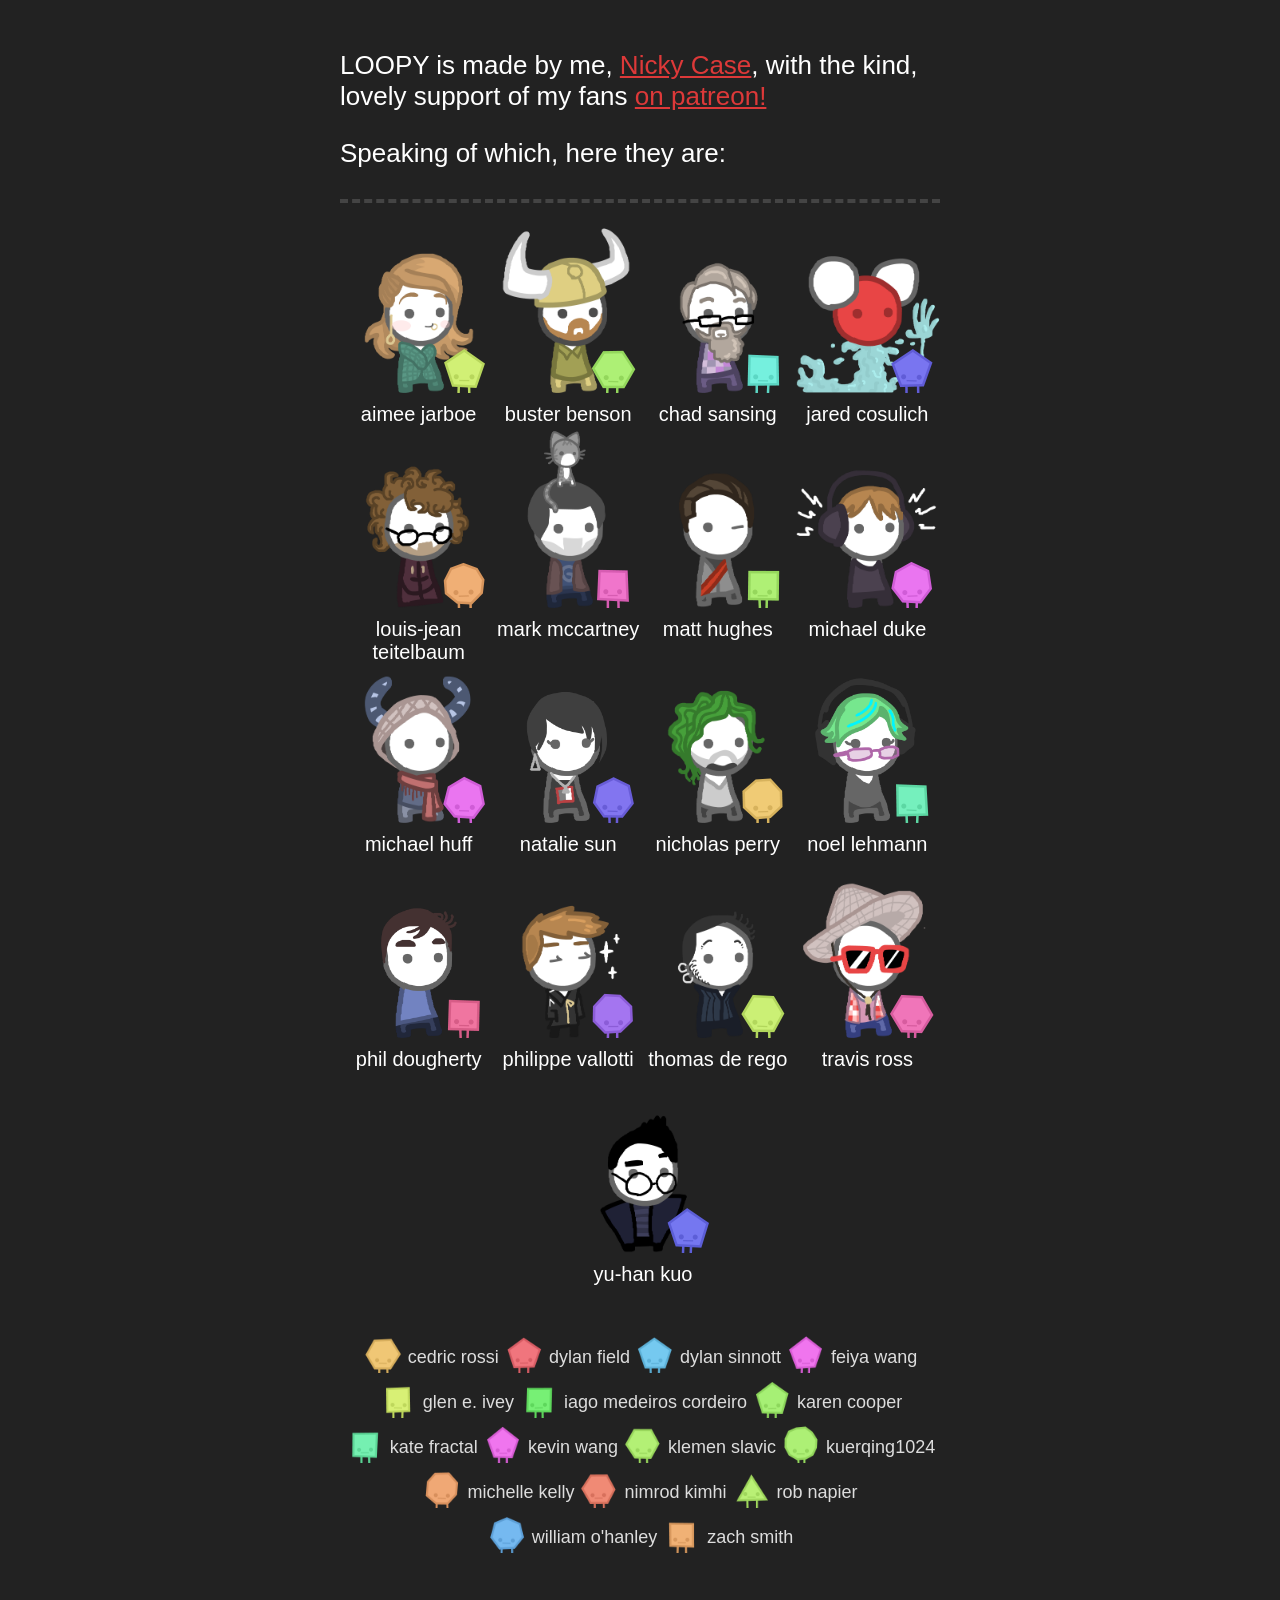
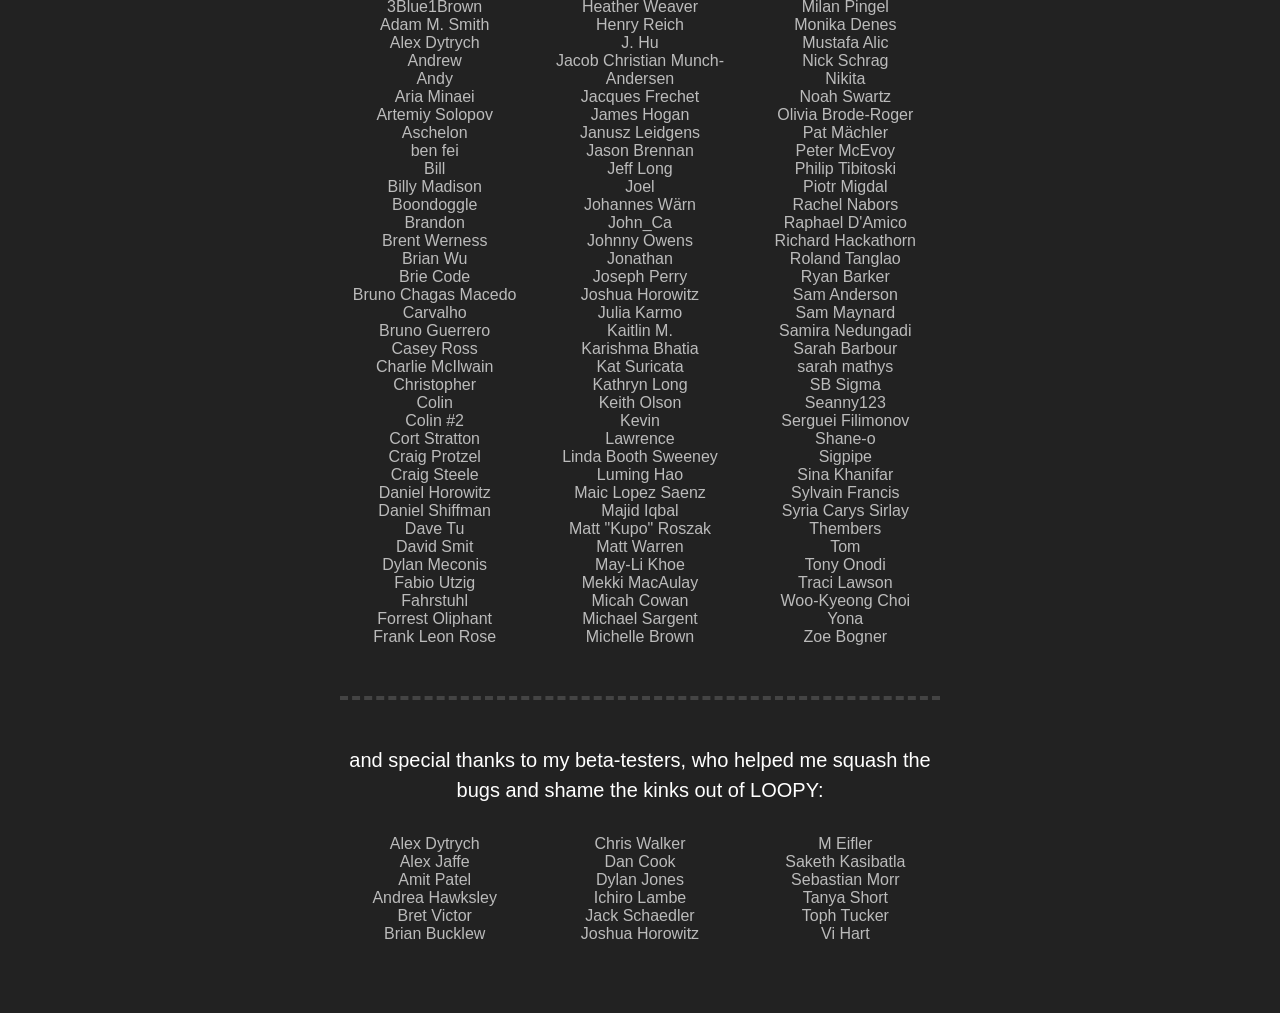
<file: pages/credits/index.html>
<!doctype html>
<html>
<head>

    <!-- META -->
	<title>LOOPY: Credits!</title>
    <meta content="text/html;charset=utf-8" http-equiv="Content-Type">
	<meta content="utf-8" http-equiv="encoding">
	<meta charset="utf-8">
	<link rel="icon" type="image/png" href="favicon.png">

	<!-- Styles -->
	<link href="../page.css" rel="stylesheet"/>

</head>
<body style="background:#222; overflow-y: scroll; overflow-x: hidden;">
	<div id="credits">

		<!-- Created by Nicky Case, & patreon link -->
		<div class="credit_intro">
			<p>
			LOOPY is made by me, <a target="_blank" href="http://ncase.me/">Nicky Case</a>,
			with the kind, lovely support of my fans <a target="_blank" href="https://www.patreon.com/ncase">on patreon!</a>
			</p>
			<p>
			Speaking of which, here they are:
			</p>
		</div>

		<hr>

		<!-- peep patreons -->
		<div class="credits_peeps">
			<div>
				<img src="peep/aimee.png"/>
				<img src="polygon/aimee.png"/>
				<span>Aimee Jarboe</span>
			</div>
			<div>
				<img src="peep/buster.png"/>
				<img src="polygon/buster.png"/>
				<span>Buster Benson</span>
			</div>
			<div>
				<img src="peep/chad.png"/>
				<img src="polygon/chad.png"/>
				<span>Chad Sansing</span>
			</div>
			<div>
				<img src="peep/jared.png"/>
				<img src="polygon/jared.png"/>
				<span>Jared Cosulich</span>
			</div>
			<div>
				<img src="peep/ljt.png"/>
				<img src="polygon/ljt.png"/>
				<span>Louis-Jean Teitelbaum</span>
			</div>
			<div>
				<img src="peep/mark.png"/>
				<img src="polygon/mark.png"/>
				<span>Mark McCartney</span>
			</div>
			<div>
				<img src="peep/matt.png"/>
				<img src="polygon/matt.png"/>
				<span>Matt Hughes</span>
			</div>
			<div>
				<img src="peep/michael_duke.png"/>
				<img src="polygon/michael_duke.png"/>
				<span>Michael Duke</span>
			</div>
			<div>
				<img src="peep/michael_huff.png"/>
				<img src="polygon/michael_huff.png"/>
				<span>Michael Huff</span>
			</div>
			<div>
				<img src="peep/natalie.png"/>
				<img src="polygon/natalie.png"/>
				<span>Natalie Sun</span>
			</div>
			<div>
				<img src="peep/nicholas.png"/>
				<img src="polygon/nicholas.png"/>
				<span>Nicholas Perry</span>
			</div>
			<div>
				<img src="peep/noel.png"/>
				<img src="polygon/noel.png"/>
				<span>Noel Lehmann</span>
			</div>
			<div>
				<img src="peep/phil.png"/>
				<img src="polygon/phil.png"/>
				<span>Phil Dougherty</span>
			</div>
			<div>
				<img src="peep/philippe.png"/>
				<img src="polygon/philippe.png"/>
				<span>Philippe Vallotti</span>
			</div>
			<div>
				<img src="peep/thomas.png"/>
				<img src="polygon/thomas.png"/>
				<span>Thomas de Rego</span>
			</div>
			<div>
				<img src="peep/travis.png"/>
				<img src="polygon/travis.png"/>
				<span>Travis Ross</span>
			</div>
			<div>
				<img src="peep/yu-han.png"/>
				<img src="polygon/yu-han.png"/>
				<span>Yu-Han Kuo</span>
			</div>
		</div>

		<!-- polygon patreons -->
		<div class="credits_polygons">
			<div>
				<img src="polygon/cedric.png"/>
				<span>Cedric Rossi</span>
			</div>
			<div>
				<img src="polygon/dylan.png"/>
				<span>Dylan Field</span>
			</div>
			<div>
				<img src="polygon/dylan_s.png"/>
				<span>Dylan Sinnott</span>
			</div>
			<div>
				<img src="polygon/feiya.png"/>
				<span>Feiya Wang</span>
			</div>
			<div>
				<img src="polygon/glen.png"/>
				<span>Glen E. Ivey</span>
			</div>
			<div>
				<img src="polygon/iago.png"/>
				<span>Iago Medeiros Cordeiro</span>
			</div>
			<div>
				<img src="polygon/karen.png"/>
				<span>Karen Cooper</span>
			</div>
			<div>
				<img src="polygon/kate.png"/>
				<span>Kate Fractal</span>
			</div>
			<div>
				<img src="polygon/kevin.png"/>
				<span>Kevin Wang</span>
			</div>
			<div>
				<img src="polygon/klemen.png"/>
				<span>Klemen Slavic</span>
			</div>
			<div>
				<img src="polygon/kuerqing1024.png"/>
				<span>kuerqing1024</span>
			</div>
			<div>
				<img src="polygon/michelle.png"/>
				<span>Michelle Kelly</span>
			</div>
			<div>
				<img src="polygon/nimrod.png"/>
				<span>Nimrod Kimhi</span>
			</div>
			<div>
				<img src="polygon/rob.png"/>
				<span>Rob Napier</span>
			</div>
			<div>
				<img src="polygon/william.png"/>
				<span>William O'Hanley</span>
			</div>
			<div>
				<img src="polygon/zach.png"/>
				<span>Zach Smith</span>
			</div>
		</div>
		
		<!-- name patreons -->
		<div class="credits_names">
			3Blue1Brown <br>
			Adam M. Smith<br>
			Alex Dytrych<br>
			Andrew <br>
			Andy <br>
			Aria Minaei<br>
			Artemiy Solopov<br>
			Aschelon <br>
			ben fei<br>
			Bill <br>
			Billy Madison<br>
			Boondoggle <br>
			Brandon <br>
			Brent Werness<br>
			Brian Wu<br>
			Brie Code<br>
			Bruno Chagas Macedo Carvalho<br>
			Bruno Guerrero<br>
			Casey Ross<br>
			Charlie McIlwain<br>
			Christopher <br>
			Colin <br>
			Colin #2<br>
			Cort Stratton<br>
			Craig Protzel<br>
			Craig Steele<br>
			Daniel Horowitz<br>
			Daniel Shiffman<br>
			Dave Tu<br>
			David Smit<br>
			Dylan Meconis<br>
			Fabio Utzig<br>
			Fahrstuhl <br>
			Forrest Oliphant<br>
			Frank Leon Rose<br>
			Heather Weaver<br>
			Henry Reich<br>
			J. Hu<br>
			Jacob Christian Munch-Andersen<br>
			Jacques Frechet<br>
			James Hogan<br>
			Janusz Leidgens<br>
			Jason Brennan<br>
			Jeff Long<br>
			Joel <br>
			Johannes Wärn<br>
			John_Ca <br>
			Johnny Owens<br>
			Jonathan <br>
			Joseph Perry<br>
			Joshua Horowitz<br>
			Julia Karmo<br>
			Kaitlin M.<br>
			Karishma Bhatia<br>
			Kat Suricata<br>
			Kathryn Long<br>
			Keith Olson<br>
			Kevin <br>
			Lawrence <br>
			Linda Booth Sweeney<br>
			Luming Hao<br>
			Maic Lopez Saenz<br>
			Majid Iqbal<br>
			Matt "Kupo" Roszak<br>
			Matt Warren<br>
			May-Li Khoe<br>
			Mekki MacAulay<br>
			Micah Cowan<br>
			Michael Sargent<br>
			Michelle Brown<br>
			Milan Pingel<br>
			Monika Denes<br>
			Mustafa Alic<br>
			Nick Schrag<br>
			Nikita <br>
			Noah Swartz<br>
			Olivia Brode-Roger<br>
			Pat Mächler<br>
			Peter McEvoy<br>
			Philip Tibitoski<br>
			Piotr Migdal<br>
			Rachel Nabors<br>
			Raphael D'Amico<br>
			Richard Hackathorn<br>
			Roland Tanglao<br>
			Ryan Barker<br>
			Sam Anderson<br>
			Sam Maynard<br>
			Samira Nedungadi<br>
			Sarah Barbour<br>
			sarah mathys<br>
			SB Sigma<br>
			Seanny123 <br>
			Serguei Filimonov<br>
			Shane-o <br>
			Sigpipe <br>
			Sina Khanifar<br>
			Sylvain Francis<br>
			Syria Carys Sirlay<br>
			Thembers <br>
			Tom <br>
			Tony Onodi<br>
			Traci Lawson<br>
			Woo-Kyeong Choi<br>
			Yona <br>
			Zoe Bogner
		</div>

		<hr>

		<!-- Playtesters -->
		<div>
			<p style="text-align:center; line-height:1.5em; margin-top:45px;">
				and special thanks to my beta-testers,
				who helped me squash the bugs and shame the kinks out of LOOPY:
			</p>
			<div class="credits_names">
				Alex Dytrych<br>
				Alex Jaffe<br>
				Amit Patel<br>
				Andrea Hawksley<br>
				Bret Victor<br>
				Brian Bucklew<br>
				Chris Walker<br>
				Dan Cook<br>
				Dylan Jones<br>
				Ichiro Lambe<br>
				Jack Schaedler<br>
				Joshua Horowitz<br>
				M Eifler<br>
				Saketh Kasibatla<br>
				Sebastian Morr<br>
				Tanya Short<br>
				Toph Tucker<br>
				Vi Hart
			</div>
		</div>

	</div>
</body>
</html>
</file>
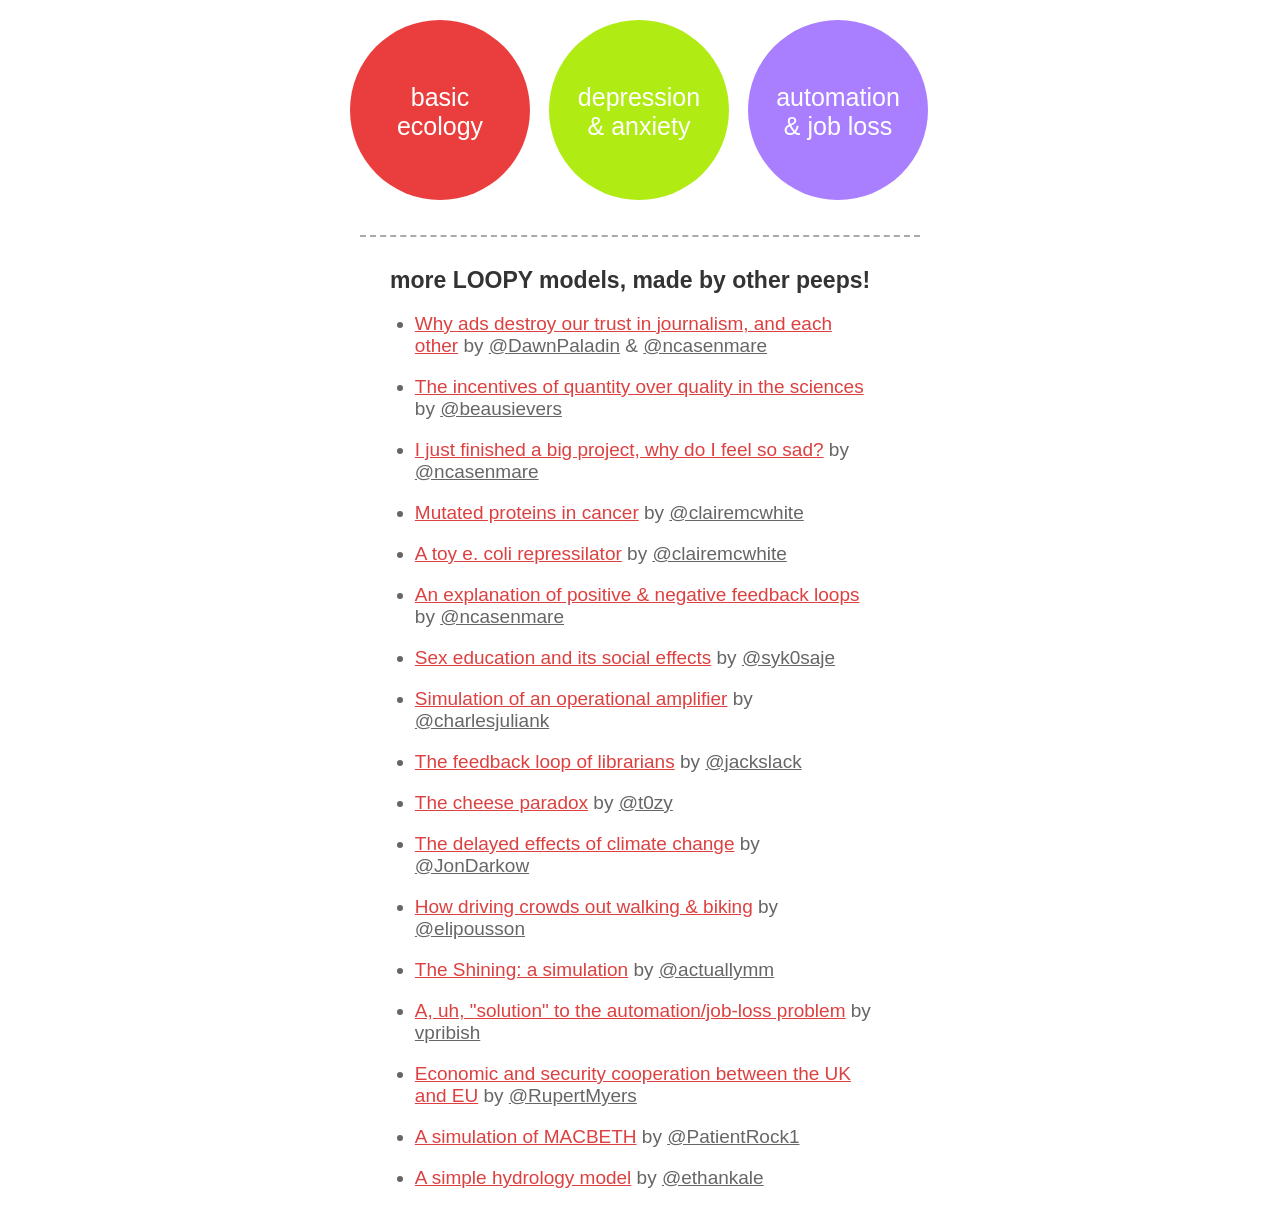
<file: pages/examples/index.html>
<!doctype html>
<html>
<head>

    <!-- META -->
    <title>LOOPY: Examples! (v2)</title>
    <meta content="text/html;charset=utf-8" http-equiv="Content-Type">
    <meta content="utf-8" http-equiv="encoding">
    <meta charset="utf-8">
    <link rel="icon" type="image/png" href="favicon.png">

    <!-- Styles -->
    <link href="../page.css" rel="stylesheet"/>

</head>
<body style='background:none;'>
    <div id="examples">
        <div style="overflow:hidden; padding: 20px;">
            <a class='example' target='_top' href="../../?data=[[[1,227,303,0.66,%22rabbits%22,0],[2,663,304,0.66,%22foxes%22,1]],[[2,1,153,-1,0],[1,2,160,1,0]],[[442,316,%22A%2520basic%2520ecological%250Afeedback%2520loop.%250A%250ATry%2520adding%2520extra%250Acreatures%2520to%2520this%250Aecosystem!%22],[442,109,%22more%2520rabbits%2520means%2520MORE%2520foxes%253A%250Ait's%2520a%2520positive%2520(%252B)%2520relationship%22],[451,513,%22more%2520foxes%2520means%2520FEWER%2520rabbits%253A%250Ait's%2520a%2520negative%2520(%25E2%2580%2593)%2520relationship%22],[754,455,%22*%2520P.S%253A%2520this%2520is%2520NOT%2520the%2520%250ALotka-Volterra%2520model.%250AIt's%2520just%2520an%2520oscillator.%250Aclose%2520enough!%22]],2%5D">
                <div style='background:#EA3E3E'>
                    <div>basic<br>ecology</div>
                </div>
            </a>
            <a class='example' target='_top' href="../../?data=[[[1,198,285,0,%22depression%22,0],[2,531,282,0,%22doing%2520things%22,4],[3,367,115,0,%22de-motivation%22,1],[4,702,116,0,%22fear%2520of%2520mistakes%22,1],[5,860,289,0,%22anxiety%22,0],[6,699,468,0,%22accepting%2520mistakes%22,4],[7,364,473,0,%22feeling%2520good%22,4]],[[2,7,59,1,0],[2,6,-61,1,0],[6,5,-59,-1,0],[5,4,-57,1,0],[4,2,-53,-1,0],[3,2,56,-1,0],[1,3,66,1,0],[7,1,63,-1,0]],[[365,296,%22a%2520possible%250Asystems-level%250Aexplanation%2520for%250Awhy%2520depression%2520%2526%250Aanxiety%2520are%2520not%2520just%250Aco-morbid%252C%2520but%250AMUTUALLY%2520SELF-%250AREINFORCING%22],[695,300,%22CHALLENGE%253A%250A%250Adraw%2520%2526%2520simulate%250Ayour%2520OWN%2520mental%250Afeedback%2520loops%22]],7]">
                <div style='background:#b1eb14'>
                    <div>depression<br>&amp; anxiety</div>
                </div>
            </a>
            <a class='example' target='_top' href="../../?data=[[[1,181,181,0,%22automation%22,0],[2,486,175,0,%22profits%22,0],[3,369,482,0,%22job%2520loss%22,4],[4,567,513,0,%22frustration%22,4],[5,752,432,0,%22political%2520unrest%22,4],[6,655,283,0,%22tax%2520revenue%22,3]],[[1,3,-88,1,0],[1,2,-150,1,0],[2,1,-137,1,0],[3,4,-27,1,0],[4,5,-32,1,0],[2,6,12,1,0]],[[331,197,%22vicious%2520cycle%250Aof%2520automation%250Aleads%2520to%2520short-%250Aterm%2520job%2520loss%252C%250Athen%2520frustration%252C%250Athen%2520political%250Aunrest%22],[733,143,%22CHALLENGE%253A%250Athink%2520up%2520and%2520model%2520your%250Aown%2520solutions%2520to%2520this%2520problem!%250A(hint%253A%2520what%2520tax-funded%2520programs%250Acould%2520mitigate%2520job%2520loss%2520due%2520to%250Aautomation%253F)%22],[489,383,%22%253F%253F%253F%2520what%2520goes%2520here%2520%253F%253F%253F%22]],6]">
                <div style='background:#A97FFF'>
                    <div>automation<br>&amp; job loss</div>
                </div>
            </a>
        </div>
        <hr>
        <div id="more_examples">
            <b style="font-size:23px">more LOOPY models, made by other peeps!</b>
            <ul>

<li>
<a target="_top" href="https://t.co/VPG9153B2T">Why ads destroy our trust in journalism, and each other</a>
by <a class="twitter" target="_blank" href="https://twitter.com/DawnPaladin">@DawnPaladin</a>
&amp; <a class="twitter" target="_blank" href="https://twitter.com/ncasenmare">@ncasenmare</a>
</li>
<li>
<a target="_top" href="http://bit.ly/2nwUu7E">The incentives of quantity over quality in the sciences</a>
by <a class="twitter" target="_blank" href="https://twitter.com/beausievers">@beausievers</a>
</li>
<li>
<a target="_top" href="https://t.co/QxRKsrm4C2">I just finished a big project, why do I feel so sad?</a>
by <a class="twitter" target="_blank" href="https://twitter.com/ncasenmare">@ncasenmare</a>
</li>
<li>
<a target="_top" href="http://bit.ly/2nUfLNn">Mutated proteins in cancer</a>
by <a class="twitter" target="_blank" href="https://twitter.com/clairemcwhite">@clairemcwhite</a>
</li>
<li>
<a target="_top" href="http://bit.ly/2nJrxK0">A toy e. coli repressilator</a>
by <a class="twitter" target="_blank" href="https://twitter.com/clairemcwhite">@clairemcwhite</a>
</li>
<li>
<a target="_top" href="http://bit.ly/2o0hqQV">An explanation of positive &amp; negative feedback loops</a>
by <a class="twitter" target="_blank" href="https://twitter.com/ncasenmare">@ncasenmare</a>
</li>
<li>
<a target="_top" href="https://t.co/dOWNTWvHcu">Sex education and its social effects</a>
by <a class="twitter" target="_blank" href="https://twitter.com/syk0saje">@syk0saje</a>
</li>
<li>
<a target="_top" href="https://t.co/AVO9wczz0F">Simulation of an operational amplifier</a>
by <a class="twitter" target="_blank" href="https://twitter.com/charlesjuliank">@charlesjuliank</a>
</li>
<li>
<a target="_top" href="https://t.co/xhYtI3V7LV">The feedback loop of librarians</a>
by <a class="twitter" target="_blank" href="https://twitter.com/jackslack">@jackslack</a>
</li>
<li>
<a target="_top" href="https://t.co/yBZwZYKWU3">The cheese paradox</a>
by <a class="twitter" target="_blank" href="https://twitter.com/t0zy">@t0zy</a>
</li>
<li>
<a target="_top" href="https://goo.gl/sJifyC">The delayed effects of climate change</a>
by <a class="twitter" target="_blank" href="https://twitter.com/JonDarkow">@JonDarkow</a>
</li>
<li>
<a target="_top" href="https://t.co/FbiPwb6WHh">How driving crowds out walking &amp; biking</a>
by <a class="twitter" target="_blank" href="https://twitter.com/elipousson">@elipousson</a>
</li>
<li>
<a target="_top" href="https://t.co/dOGejZhjai">The Shining: a simulation</a>
by <a class="twitter" target="_blank" href="https://twitter.com/actuallymm">@actuallymm</a>
</li>
<li>
<a target="_top" href="http://bit.ly/2nbHqX3">A, uh, "solution" to the automation/job-loss problem</a>
by <a class="twitter" target="_blank" href="https://news.ycombinator.com/user?id=vpribish">vpribish</a>
</li>
<li>
<a target="_top" href="https://t.co/l5JoBsEa5q">Economic and security cooperation between the UK and EU</a>
by <a class="twitter" target="_blank" href="https://twitter.com/RupertMyers">@RupertMyers</a>
</li>
<li>
<a target="_top" href="http://bit.ly/2o1n29U">A simulation of MACBETH</a>
by <a class="twitter" target="_blank" href="https://twitter.com/PatientRock1">@PatientRock1</a>
</li>
<li>
<a target="_top" href="https://t.co/m2eZpcYRPc">A simple hydrology model</a>
by <a class="twitter" target="_blank" href="https://twitter.com/ethankale">@ethankale</a>
</li>

            </ul>
        </div>
    </div>
</body>
</html>
</file>
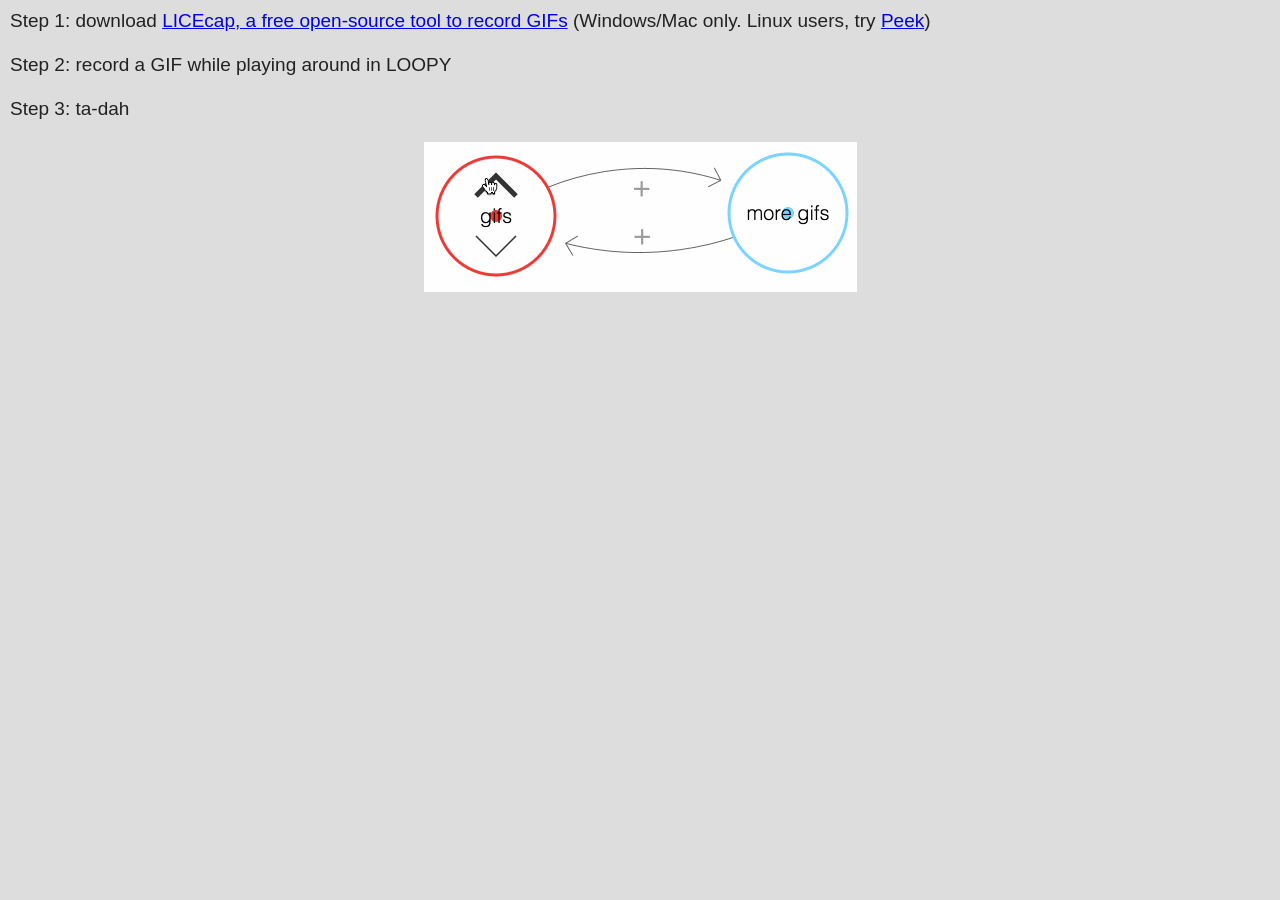
<file: pages/gif.html>
<!doctype html>
<html>
<head>
    <meta charset="utf-8">
    <meta http-equiv="x-ua-compatible" content="ie=edge">
	<link href="page.css" rel="stylesheet"/>
</head>
<body style="margin:10px">
	Step 1: download <a target="_blank" href="http://www.cockos.com/licecap/">LICEcap,
	a free open-source tool to record GIFs</a> (Windows/Mac only. Linux users, try
	<a target="_blank" href="https://github.com/phw/peek/releases">Peek</a>)
	<br><br>
	Step 2: record a GIF while playing around in LOOPY
	<br><br>
	Step 3: ta-dah
	<br><br>
	<div style="text-align:center">
		<img src="gifs.gif"/>
	</div>
</body>
</html>
</file>
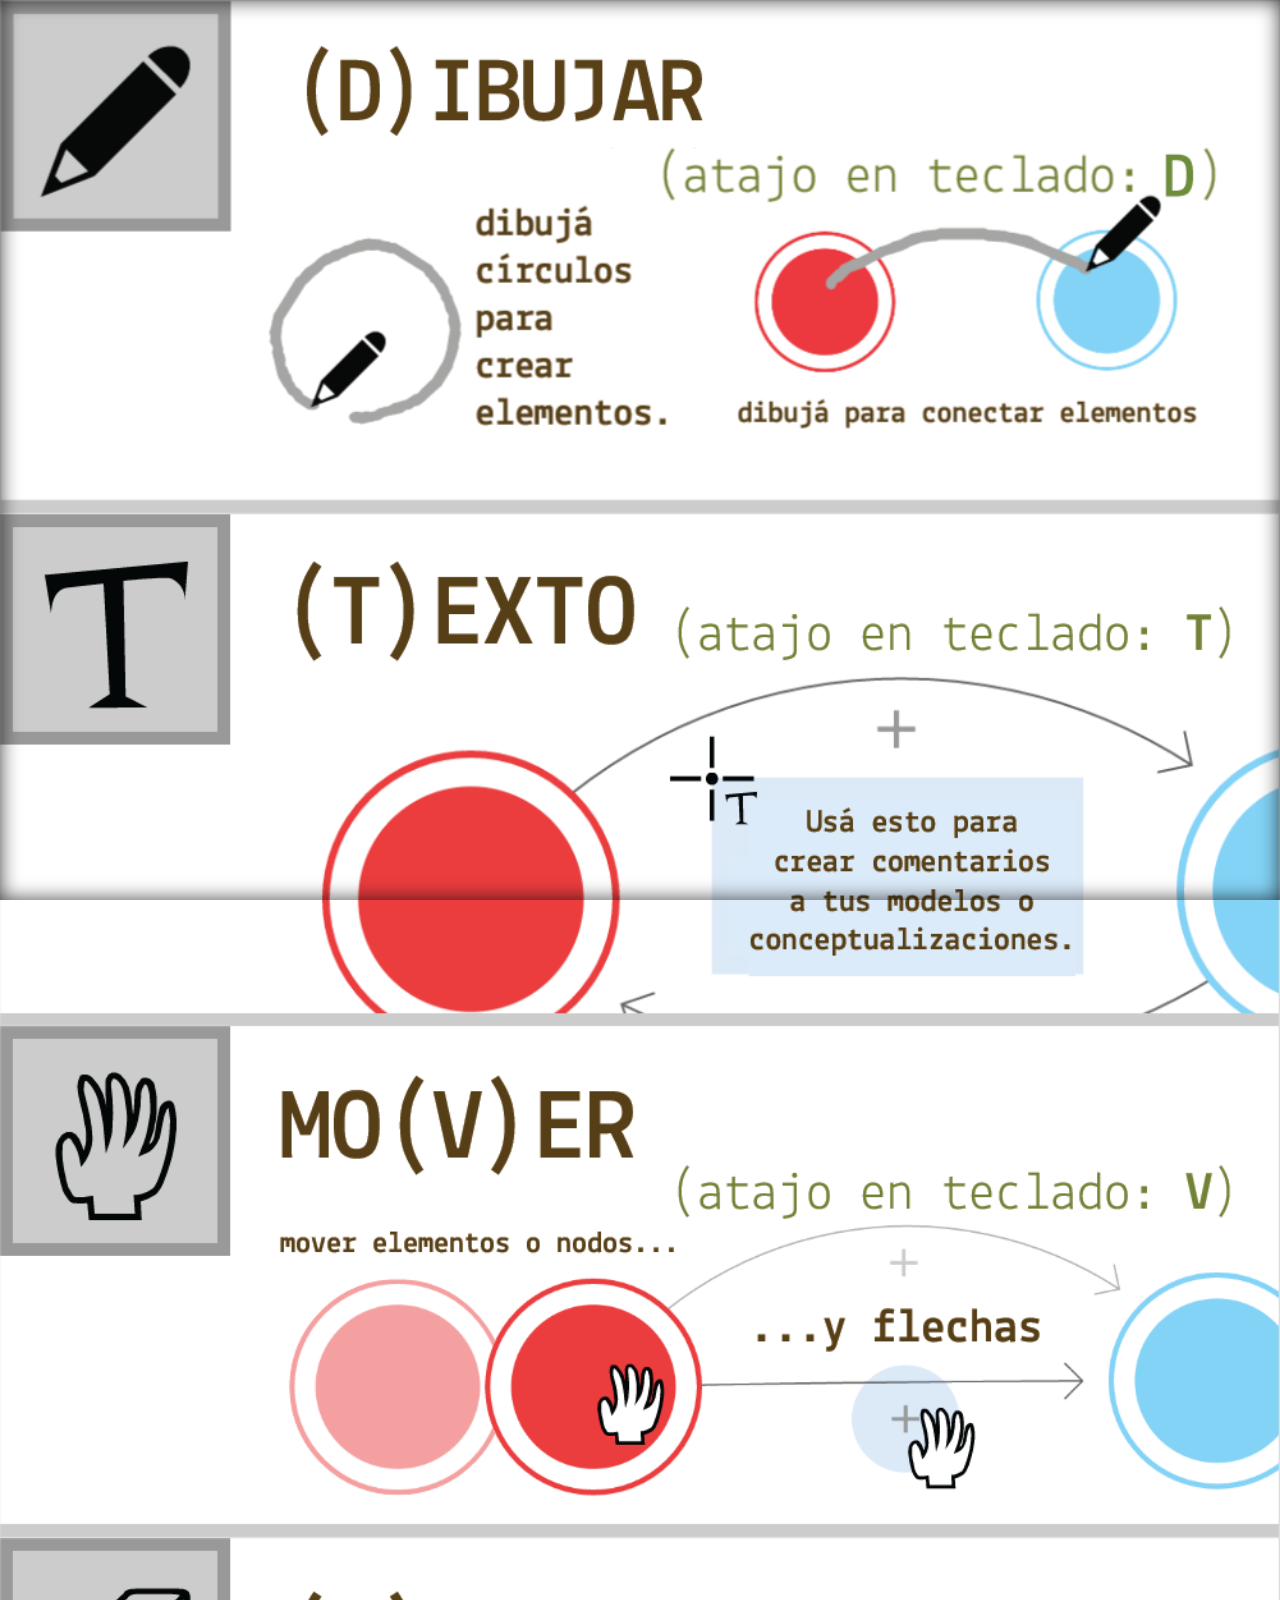
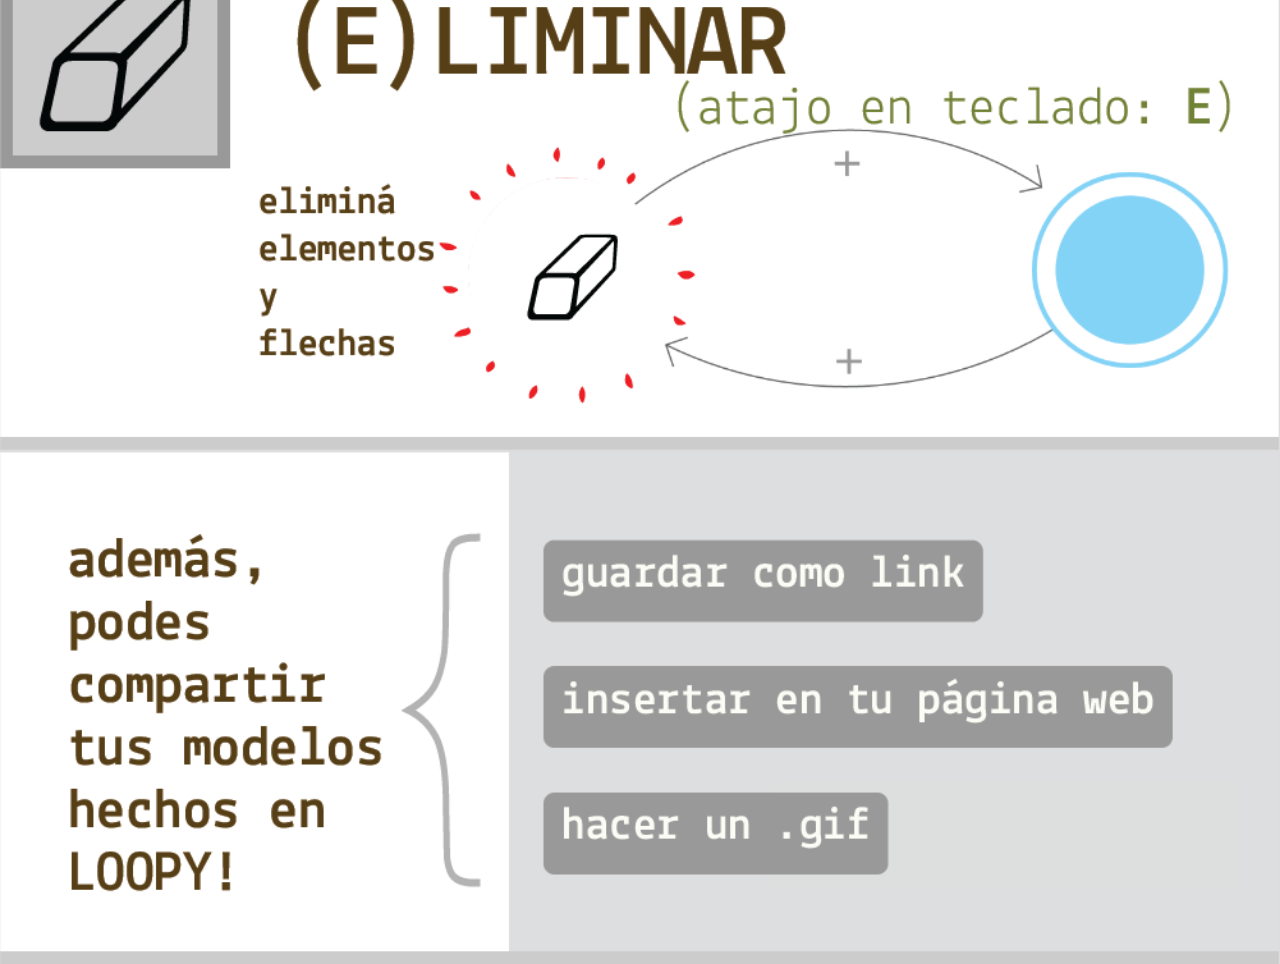
<file: pages/howto.html>
<!doctype html>
<html>
<head>
    <meta charset="utf-8">
    <meta http-equiv="x-ua-compatible" content="ie=edge">
	<link href="page.css" rel="stylesheet"/>
</head>
<body style="overflow-y: scroll; overflow-x: hidden;">
	<img class="full" src="howto/1.png"/>
	<img class="full" src="howto/2.png" loading="lazy"/>
	<img class="full" src="howto/3.png" loading="lazy"/>
	<img class="full" src="howto/4.png" loading="lazy"/>
	<img class="full" src="howto/5.png" loading="lazy"/>
	<div class="shadow"></div>
</body>
</html>
</file>
<file: pages/page.css>
body{
	background: #ddd;
	font-family: Helvetica, Arial, sans-serif;
	font-weight: 100;
	font-size: 19px;
	color: #222;
	margin: 0;
}
.full{
	width:100%;
	margin: 0;
	display: block;
}
.shadow{
	width:100%; height: 100%;
	position: fixed;
	top:0; left:0;
	box-shadow: inset 0 0 20px rgba(0,0,0,0.75);
}

/********************************/
/********************************/

#examples{
	width: 620px;
	margin:0 auto;
	overflow: hidden;
}

#examples hr{
	border:none;
	border-bottom: 2px dashed #aaa;
	width: 560px;
	margin: 0 auto;
	margin-top: 15px;
}

#more_examples{
	color: #333;
	width: 500px;
	margin: 30px auto;
}
#more_examples li{
	color: #666;
	margin-bottom: 1em;
	position: relative;
    left: -0.8em;
}
#more_examples li a{
	color: #dd4040;
}
#more_examples li a:hover{
	color: #ee6060;
}
#more_examples li a.twitter{
	color: inherit;
}

.example{
	display: block;
	float: left;
	width: 180px;
	height: 180px;

	cursor: pointer;
	transform: scale(1);
	transition: all 0.2s ease-in-out;
}
.example:hover{
	transform: scale(1.1);
}
.example > div{
	width: 180px;
	height: 180px;
	background: #888;
	border-radius: 100px;
	float: left;
	position: relative;
}
.example > div > div{
	font-size: 25px;
	color: #fff;
	width: 150px;
    height: 55px;
	position: absolute;
	top:0; left:0; right:0; bottom:0;
	margin: auto;
	text-align: center;
}
.example:nth-child(n+2){
	margin-left: 19px;
}

/********************************/
/********************************/

#credits{
	width: 600px;
	margin: 50px auto;
	font-weight: 100;
	color: #fff;
	font-size: 20px;
}

.credit_intro{
	font-size: 26px;
}
.credit_intro a{
	color: #dd3939;
}
.credit_intro a:hover{
	color: #ee6060;
}

#credits hr{
	border:none;
	border-bottom: 4px dashed #444;
	margin-top: 30px;
}

.credits_peeps{
	overflow: hidden;
	padding-bottom: 20px;
	text-align: center;
}
.credits_peeps > div{
	position: relative;
	width: 150px;
	height: 210px;
	text-align: center;
	display: inline-block;
	margin-right: -6px;
}
.credits_peeps > div > img:nth-child(1){
	position: absolute;
	left: 0;
	width: 150px;
	bottom: 30px;
}
.credits_peeps > div > img:nth-child(2){
	position: absolute;
	width: 50px;
	right: 5px;
	bottom: 30px;
}
.credits_peeps > div > span{
	display: block;
	position: absolute;
	bottom:0;
	width: 150px;
	height: 20px;
	text-transform: lowercase;
}

.credits_polygons{
	margin-top: 15px;
	overflow: hidden;
	color: #ddd;
	font-size: 18px;
	padding-bottom: 20px;
	text-align: center;
}
.credits_polygons > div{
	display: inline-block;
}
.credits_polygons > div > img{
	width: 40px;
	position: relative;
	top:10px;
}
.credits_polygons > div > span{
	text-transform: lowercase;
}

.credits_names{
	margin-top: 30px;
	overflow: hidden;
	color: #bbb;
	font-size: 16px;
	padding-bottom: 20px;
	text-align: center;
	-webkit-columns: 150px 3;
	   -moz-columns: 150px 3;
	        columns: 150px 3;
}
</file>
